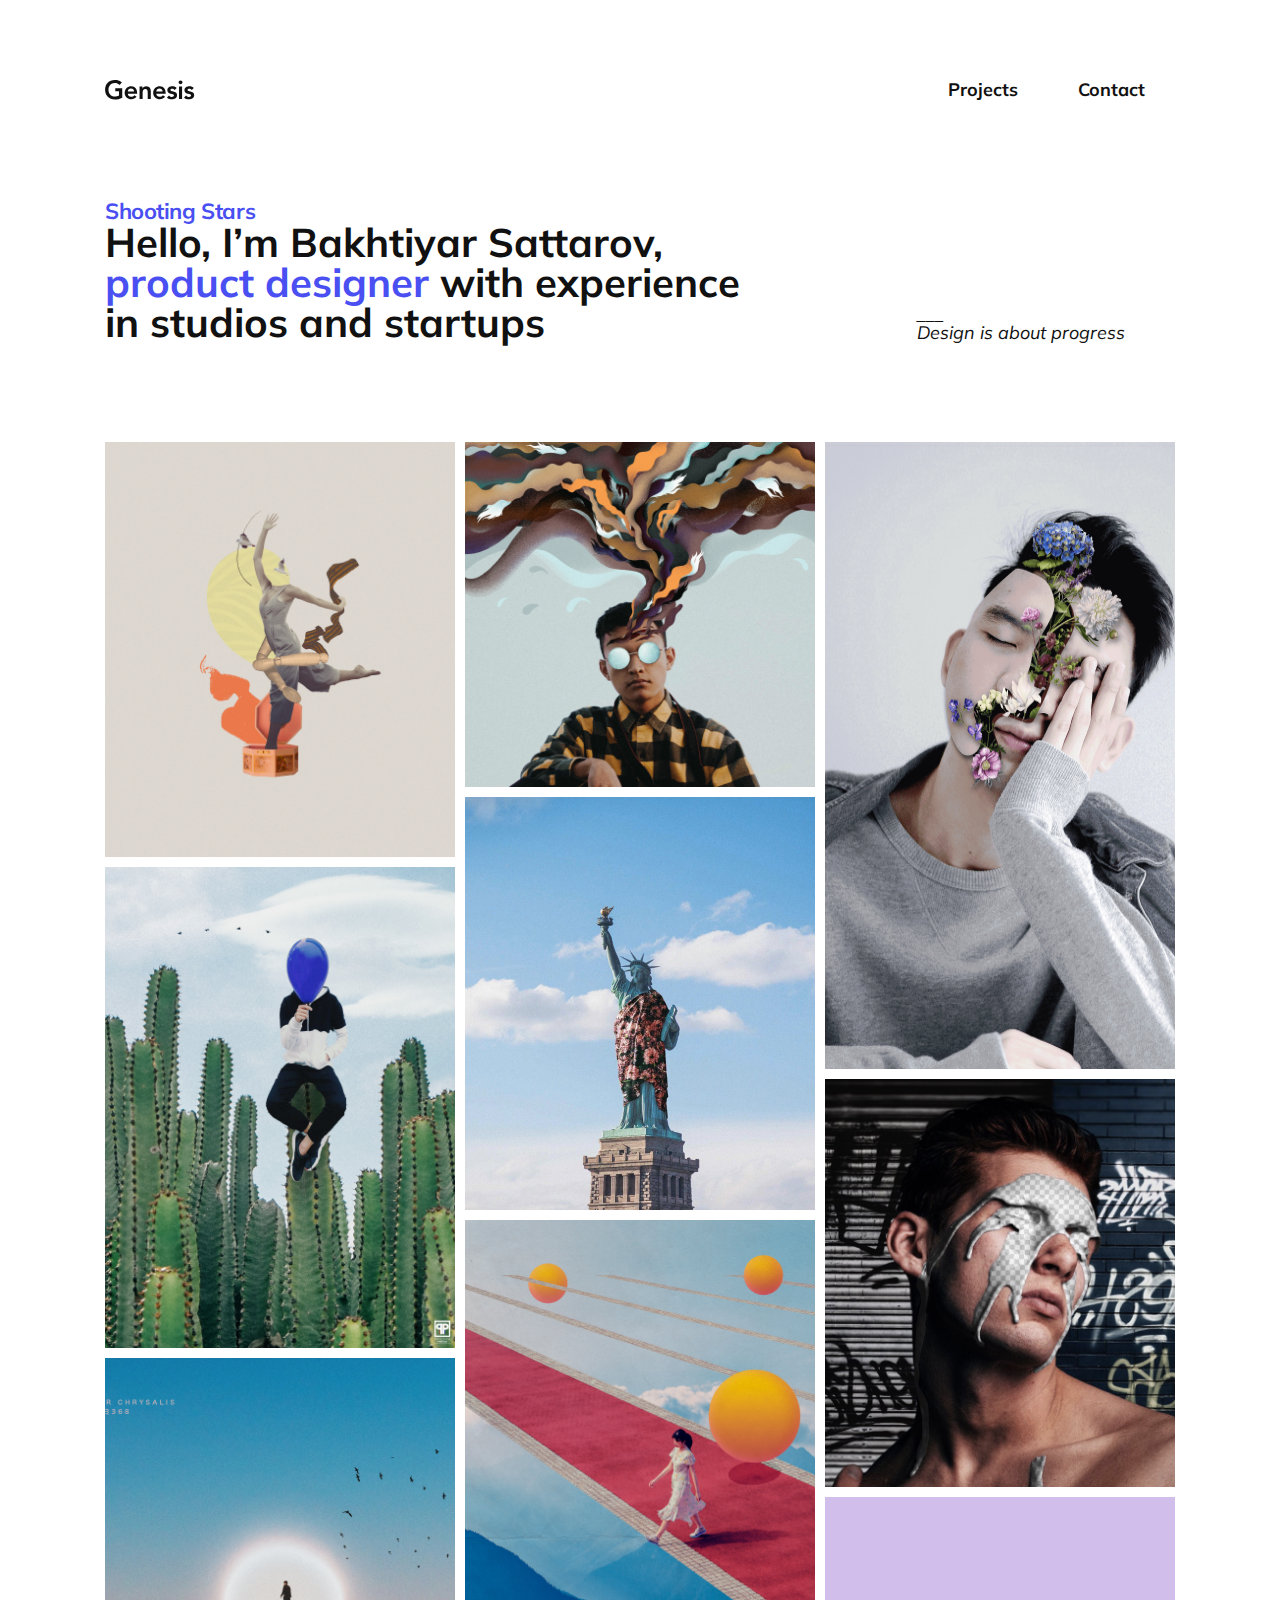
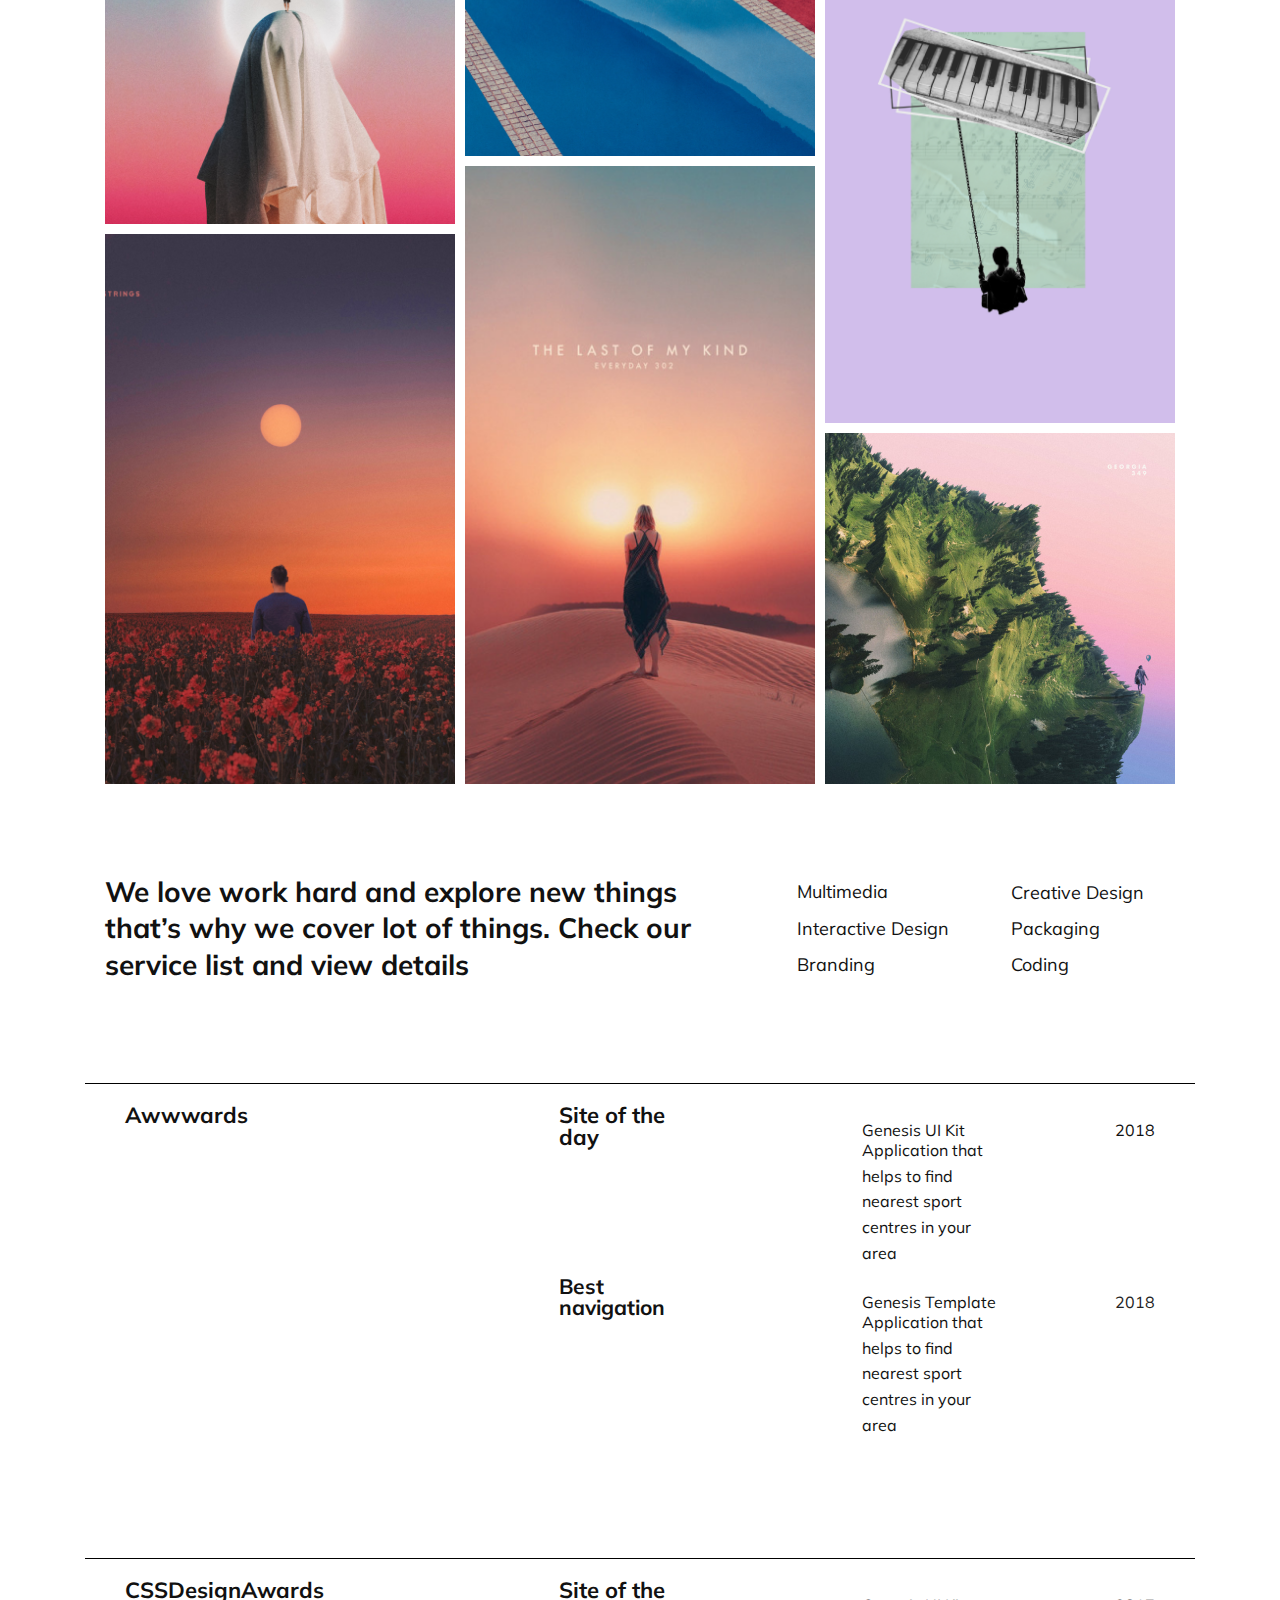
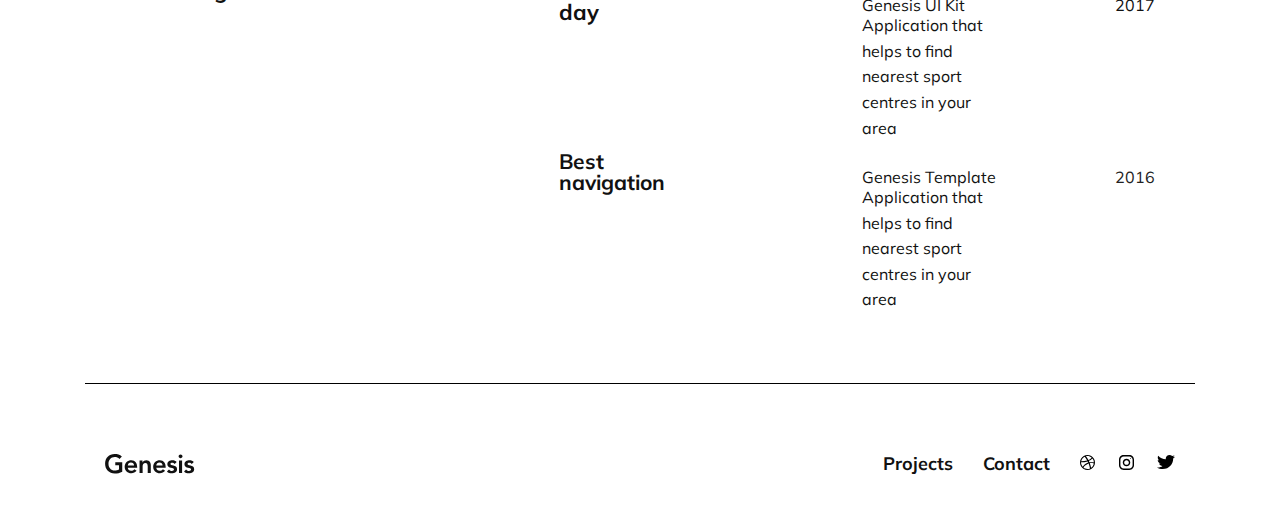
<file: genesis/index.html>
<!DOCTYPE html>
<html lang="en">
<head>
    <meta charset="UTF-8">
    <meta name="viewport" content="width=device-width, initial-scale=1.0">
    <link href="https://fonts.googleapis.com/css?family=Muli:400,400i,700&display=swap" rel="stylesheet">
    <link rel="stylesheet" href="styles/reset.css">
    <link rel="stylesheet" href="styles/index.css">
    <title>Home</title>
</head>
<body>
    <header class="header">
        <nav class="nav">
            <div class="nav--left">
                <img class="logo" src="images/logo.svg" alt="Genesis Logo">
            </div>
            <div class="nav--right">
                <ul class="nav__list">
                    <li class="nav__link"><a href="pages/project-details.html">Projects</a></li>
                    <li class="nav__link"><a href="pages/contact.html">Contact</a></li>
                </ul>
            </div>
        </nav>
    </header>
    <main class="main">
        <section class="main__info">
            <div class="main__container">
                <div class="container__info">
                    <h2 class="main__title">Shooting Stars</h2>
                    <p class="main__text">Hello, I’m Bakhtiyar Sattarov,
                        <span class="product-designer">product designer</span> with experience
                        in studios and startups
                    </p>
                </div>
                <div class="container__quote">
                    <p class="main__quote">
                        ___ <br>
                        Design is about progress
                    </p>
                </div>
            </div>
        </section>
        <section class="grid__position">
            <div class="grid__container">
                <div class= "grid__image-one column-left"><img src="images/image 1.png" alt="Portfolio Image"></div>
                <div class= "grid__image-two column-middle"><img src="images/image 2.png" alt="Portfolio Image"></div>
                <div class= "grid__image-three column-right"><img src="images/image 3.png" alt="Portfolio Image"></div>
                <div class= "grid__image-four column-left"><img src="images/image 4.png" alt="Portfolio Image"></div>
                <div class= "grid__image-five column-middle"><img src="images/image 5.png" alt="Portfolio Image"></div>
                <div class= "grid__image-six column-right"><img src="images/image 6.png" alt="Portfolio Image"></div>
                <div class= "grid__image-seven column-left"><img src="images/image 7.png" alt="Portfolio Image"></div>
                <div class= "grid__image-eight column-middle"><img src="images/image 8.png" alt="Portfolio Image"></div>
                <div class= "grid__image-nine column-right"><img src="images/image 9.png" alt="Portfolio Image"></div>
                <div class= "grid__image-ten column-left"><img src="images/image 10.png" alt="Portfolio Image"></div>
                <div class= "grid__image-eleven column-middle"><img src="images/image 11.png" alt="Portfolio Image"></div>
                <div class= "grid__image-twelve column-right"><img src="images/image 12.png" alt="Portfolio Image"></div>
            </div>
        </section>
        <section class="services__container" >
            <div class="grid__services-container">
                <div class="services__info">
                    <p>We love work hard and explore new things that’s why we cover lot of things. Check our service list and view details</p>
                </div>
                <div class="services__list--middle">
                    <li>Multimedia</li>
                    <li>Interactive Design</li>
                    <li>Branding</li>
                </div>
                <div class="services__list--right">
                    <li>Creative Design</li>
                    <li>Packaging</li>
                    <li>Coding</li>
                </div>
            </div>
        </section>
        <section class="awards__container">
            <div class="grid__awards">
                <div class="awards"><h3>Awwwards</h3></div>
                <div class="awards__site"><h4>Site of the day</h4></div>
                <div class="awards__ui"><h5>Genesis UI Kit</h5><p>Application that helps to find nearest sport centres
                    in your area</p></div>
                <div class="awards__date"><h5>2018</h5></div>
                <div class="awards__best"><h4>Best navigation</h4></div>
                <div class="awards__template"><h5>Genesis Template</h5> <p>Application that helps to find nearest sport centres
                    in your area</p></div>
                <div class="awards__date--two"><h5>2018</h5></div>
            </div>
        </section>
        <section class="awards__container">
            <div class="grid__awards">
                <div class="awards"><h3>CSSDesignAwards</h3></div>
                <div class="awards__site"><h4>Site of the day</h4></div>
                <div class="awards__ui"><h5>Genesis UI Kit</h5><p>Application that helps to find nearest sport centres
                    in your area</p></div>
                <div class="awards__date"><h5>2017</h5></div>
                <div class="awards__best"><h4>Best navigation</h4></div>
                <div class="awards__template"><h5>Genesis Template</h5> <p>Application that helps to find nearest sport centres
                    in your area</p></div>
                <div class="awards__date--two"><h5>2016</h5></div>
            </div>
        </section>
    </main>
    <footer class="footer">
        <nav class="nav--footer">
            <div class="nav--footer--left">
                <img class="logo--footer" src="images/logo.svg" alt="Genesis Logo">
            </div>
            <div class="nav--footer--right">
                <ul class="nav__list--footer">
                    <li class="nav__link--footer"><a href="pages/project-details.html">Projects</a></li>
                    <li class="nav__link--footer"><a href="pages/contact.html">Contact</a></li>
                </ul>
                <img class="social--footer" src="images/social.svg" alt="Social Media Logos">
            </div>
        </nav>
    </footer>
    
</body>
</html>
</file>
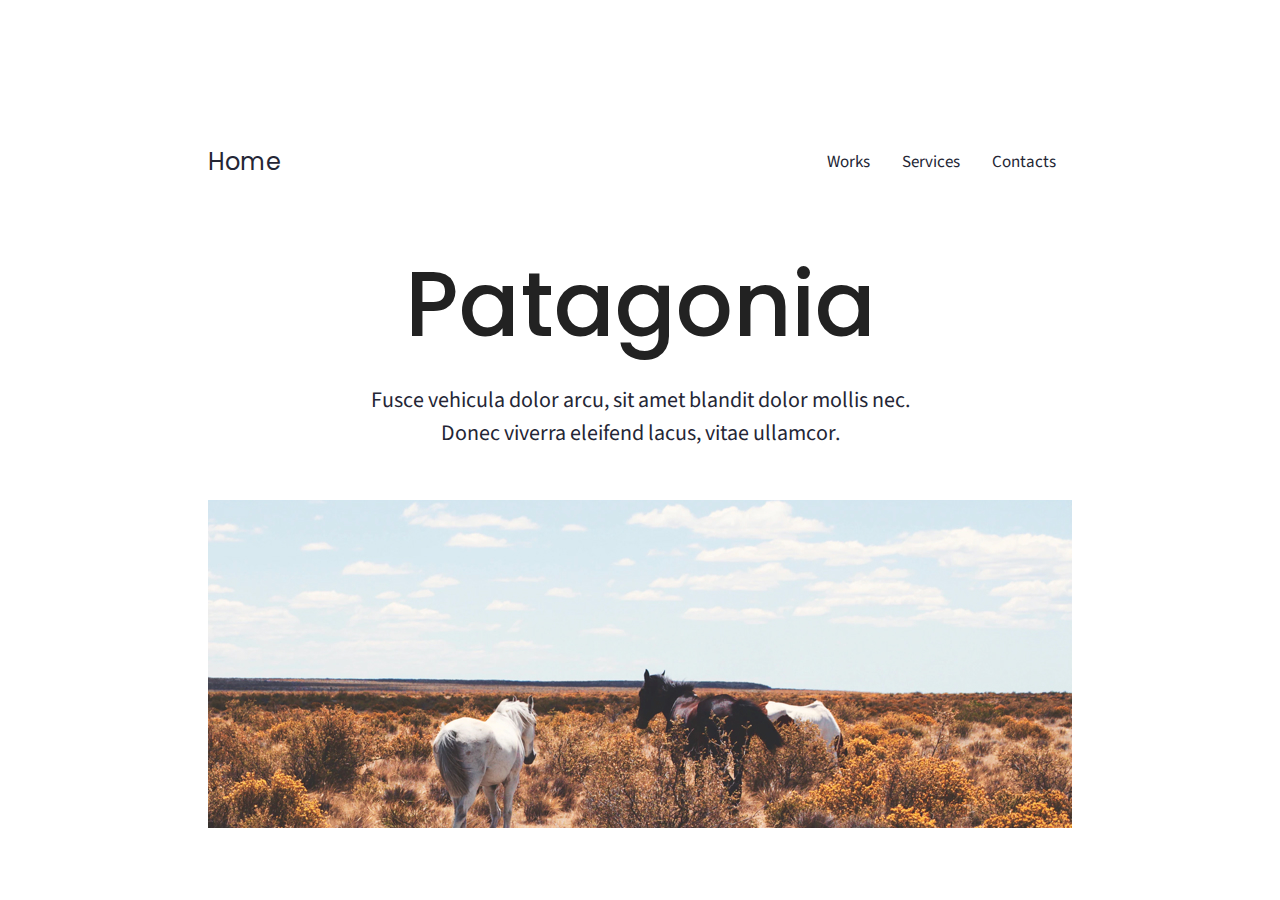
<file: patagonia/index.html>
<!DOCTYPE html>
<html lang="en">
<head>
    <meta charset="UTF-8">
    <meta name="viewport" content="width=device-width, initial-scale=1.0">
    <link rel="stylesheet" href="styles/reset.css">
    <link rel="stylesheet" href="https://cdnjs.cloudflare.com/ajax/libs/font-awesome/4.7.0/css/font-awesome.min.css">
    <link href="https://fonts.googleapis.com/css?family=Poppins:400,500|Source+Sans+Pro&display=swap" rel="stylesheet">
    <link rel="stylesheet" href="styles/index.css">
    <title>Patagonia Home</title>
</head>
<body>
    <header>
        <nav class="navigation">
                <a href="#" class="logo">Home</a>
                <div class="other-links">
                  <div class="topnav" id="myTopnav">
                    <a href="#">Works</a>
                    <a href="#">Services</a>
                    <a href="#">Contacts</a>
                  <a href="javascript:void(0);" class="icon" onclick="myFunction()">
                    <i class="fa fa-bars"></i>
                  </a>
                </div>
              </div>
            <script>
              function myFunction() {
                var x = document.getElementById("myTopnav");
                if (x.className === "topnav") {
                  x.className += " responsive";
                } else {
                  x.className = "topnav";
                }
              }
            </script>
        </nav>
    </header>
    <main>
        <section>
            <div class="info">
                <h1 class="info__title">Patagonia</h1>
                <p class="info__text">Fusce vehicula dolor arcu, sit amet blandit dolor mollis nec. <br> 
                    Donec viverra eleifend lacus, vitae ullamcor.</p>
                <picture class="image">
                    <source media="(max-width: 768px)" srcset="images/horses-medium.jpg">
                    <source media="(max-width: 320px" srcset="images/hourses-small.jpg">    
                    <img src="images/horses-large.jpg" alt="Horse Image">
                </picture>
            </div>
        </section>
    </main>
</body>
</html>
</file>
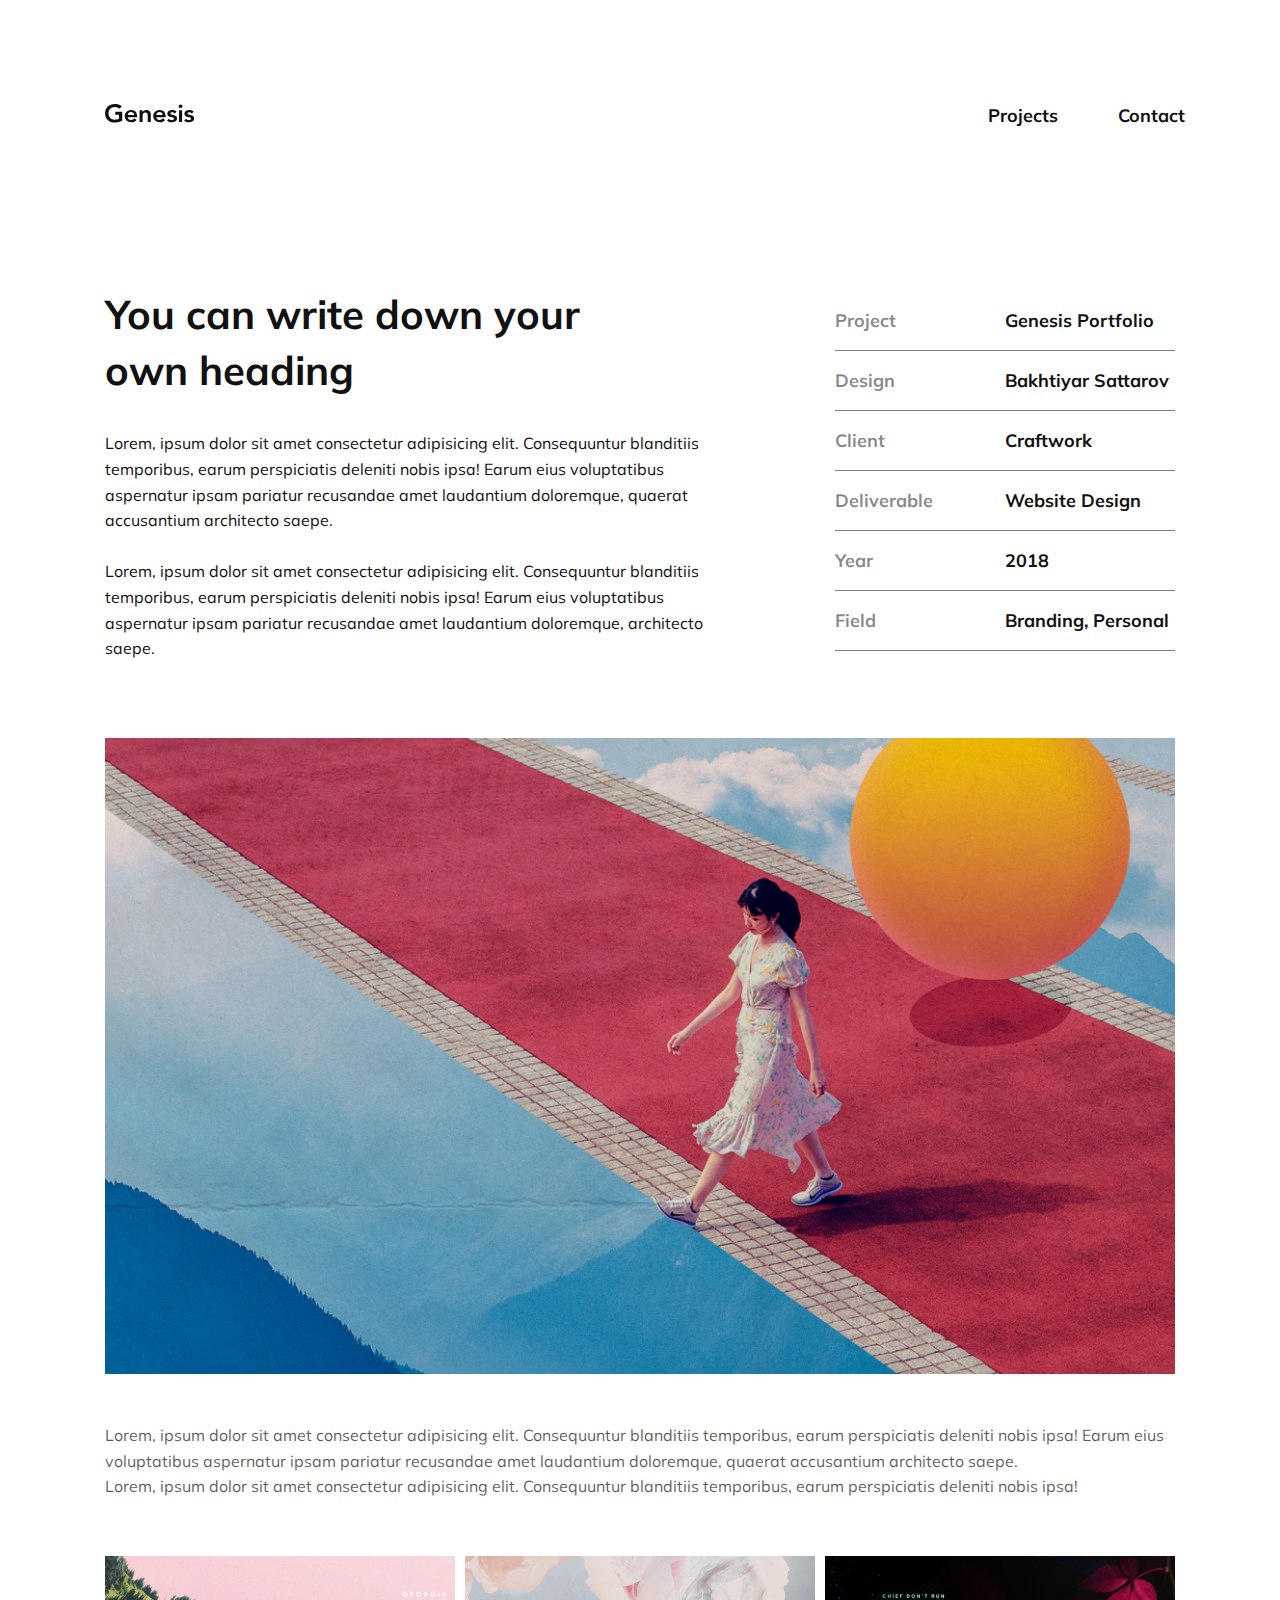
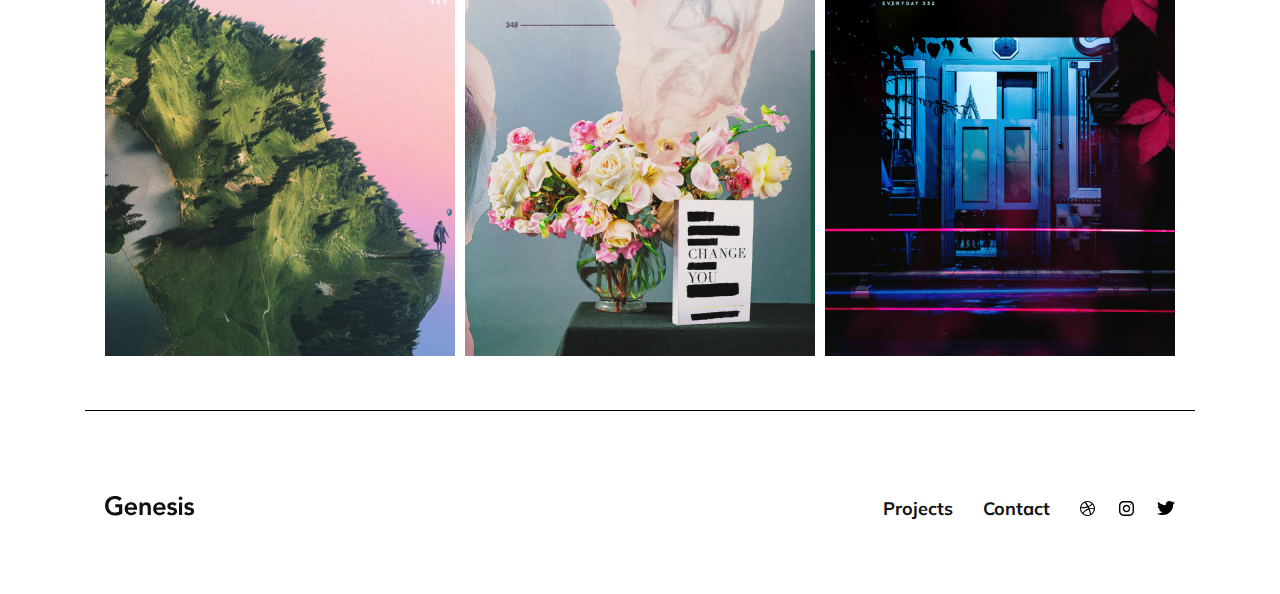
<file: genesis/pages/project-details.html>
<!DOCTYPE html>
<html lang="en">
<head>
    <meta charset="UTF-8">
    <meta name="viewport" content="width=device-width, initial-scale=1.0">
    <link href="https://fonts.googleapis.com/css?family=Muli:400,400i,700&display=swap" rel="stylesheet">
    <link rel="stylesheet" href="../styles/project-details.css">
    <title>Project Details</title>
</head>
<body>
    <header class="header">
        <nav class="nav">
            <div class="nav--left">
                <a href="../index.html"> <img class="logo" src="../images/logo.svg" alt="Genesis Logo"></a>
            </div>
            <div class="nav--right">
                <ul class="nav__list">
                    <li class="nav__link"><a href="project-details.html">Projects</a></li>
                    <li class="nav__link"><a href="contact.html">Contact</a></li>
                </ul>
            </div>
        </nav>
    </header>
    <main class="main__container">
        <section class="main">
            <div class="main__info">
                <h2 class="main__title">You can write down your own heading</h2>
                <p class="main__text">
                    Lorem, ipsum dolor sit amet consectetur adipisicing elit. Consequuntur blanditiis temporibus, earum perspiciatis deleniti 
                    nobis ipsa! Earum eius voluptatibus aspernatur ipsam pariatur recusandae amet laudantium doloremque, quaerat accusantium 
                    architecto saepe. <br> <br>
                    Lorem, ipsum dolor sit amet consectetur adipisicing elit. Consequuntur blanditiis temporibus, earum perspiciatis deleniti 
                    nobis ipsa! Earum eius voluptatibus aspernatur ipsam pariatur recusandae amet laudantium doloremque, architecto saepe.
                </p>
            </div>
            <div class="main__list">
                <div class="main__list-title">
                    <p>Project</p>
                </div>
                <div class="main__list-item">
                    <p>Genesis Portfolio</p>
                </div>
                <div class="main__list-title">
                    <p>Design</p>
                </div>
                <div class="main__list-item">
                    <p>Bakhtiyar Sattarov</p>
                </div>
                <div class="main__list-title">
                    <p>Client</p>
                </div>
                <div class="main__list-item">
                    <p>Craftwork</p>
                </div>
                <div class="main__list-title">
                    <p>Deliverable</p>
                </div>
                <div class="main__list-item">
                    <p>Website Design</p>
                </div>
                <div class="main__list-title">
                    <p>Year</p>
                </div>
                <div class="main__list-item">
                    <p>2018</p>
                </div>
                <div class="main__list-title">
                    <p>Field</p>
                </div>
                <div class="main__list-item">
                    <p>Branding, Personal</p>
                </div>
            </div>
        </section>
        <section>
            <img class="main__img" src="../images/image 13.png" alt="Woman on red carpet">
        </section>
        <section class="secondary__info">
            <p>
                Lorem, ipsum dolor sit amet consectetur adipisicing elit. Consequuntur blanditiis temporibus, earum perspiciatis deleniti nobis
                 ipsa! Earum eius voluptatibus aspernatur ipsam pariatur recusandae amet laudantium doloremque, quaerat accusantium architecto 
                 saepe. <br>
                Lorem, ipsum dolor sit amet consectetur adipisicing elit. Consequuntur blanditiis temporibus, earum perspiciatis deleniti nobis
                 ipsa! 
            </p>
        </section>
        <section class="secondary__img-container">
            <div class="secondary__img">
                <img src="../images/image 14.png" alt="Portfolio Picture">
            </div>
            <div class="secondary__img">
                <img src="../images/image 15.png" alt="Portfolio Picture">
            </div>
            <div class="secondary__img">
                <img src="../images/image 16.png" alt="Portfolio Picture">
            </div>
        </section>

    </main>
    <footer class="footer">
        <nav class="nav--footer">
            <div class="nav--footer--left">
                <a href="../index.html"> <img class="logo--footer" src="../images/logo.svg" alt="Genesis Logo"></a>
            </div>
            <div class="nav--footer--right">
                <ul class="nav__list--footer">
                    <li class="nav__link--footer"><a href="project-details.html">Projects</a></li>
                    <li class="nav__link--footer"><a href="contact.html">Contact</a></li>
                </ul>
                <img class="social--footer" src="../images/social.svg" alt="Social Media Logos">
            </div>
        </nav>
    </footer>   
</body>
</html>
</file>
<file: genesis/styles/index.css>
body {
    font-family: 'Muli', sans-serif;
    display: flex;
    justify-content: flex-start;
    align-items: center;
    flex-direction: column;
}

.header {
    max-width: 1110px;
    width: 100%;
    display: flex;
    justify-content: center;
    align-items: flex-start;
}

.nav {
    max-width: 1110px;
    width: 100%;
    box-sizing: border-box;
    margin-top: 60px;
    padding: 0 20px;
    display: flex;
    justify-content: space-between;
    align-items: center;
    flex-wrap: wrap;
}

.nav--left {
    margin-top: 20px;
}

.nav--right {
    margin-top: 20px;
}

.logo {
    max-width: 90px;
    width: 100%;
}

.nav__list { 
    width: 100%;
    list-style: none;
    display: inline-flex;
    justify-content: flex-end;
}

.nav__link {
    list-style: none;
    display: inline-flex;
    justify-content: flex-end;
    margin-right: 30px;

}

.nav__link>a {
    color: #111111;
    font-size: 18px;
    font-weight: bold;
    text-decoration: none;
}

.nav__link>a:first-of-type {
    margin-left: 30px;
}

.nav__link>a:hover {
    background-color: #4A4FF2;
    border-radius: 5px;
    text-decoration: underline;
    color: rgb(241, 240, 240);
}

.main {
    max-width: 1110px;
    width: 100%;
    overflow-x: hidden;
}

.main__info {
    width: 100%;
    display: flex;
    justify-content: center;
    align-items: flex-start;
    flex-direction: column;
    box-sizing: border-box;
    margin-top: 100px;
    padding: 0 20px;
}

.main__container {
    width: 100%;
    display: inline-flex;
    justify-content: space-between;
    align-items: flex-end;
}

.main__title {
    color: #4A4FF2;
    font-size: 22px;
    font-weight: bold;
    letter-spacing: -0.42px;
}

.main__text {
    max-width: 635px;
    width: 100%;
    color: #111111;
    font-size: 40px;
    font-weight: bold;
}

.product-designer {
    color: #4A4FF2;
}

.container__quote {
    padding-left: 20px;
    margin-right: 50px;
}

.main__quote {
    color: #111111;
    font-size: 18px;
    font-style: italic;
    align-self: flex-end;
}

.grid__position {
    max-width: 1110px;
    width: 100%;
    box-sizing: border-box;
    margin-top: 100px;
    padding: 0 20px;
    display: flex;
    justify-content: center;
    align-items: flex-start;
}

.grid__container {
    width: 100%;
    display: grid;
    grid-template-columns: repeat(9 1fr);
    grid-template-rows: repeat(32 1fr);
    grid-gap: 10px; 
}

img {
    width: 100%;
    height: 100%;
    overflow: hidden;
}

.column-left {
    grid-column: 1/4;
}

.column-middle {
    grid-column: 4/7;
}

.column-right {
    grid-column: 7/10;
}

.grid__image-one {
    grid-row: 1/7;
}

.grid__image-two {
    grid-row: 1/6;
}

.grid__image-three {
    grid-row: 1/10;
}

.grid__image-four {
    grid-row: 7/14;
}

.grid__image-five {
    grid-row: 6/12;
}

.grid__image-six {
    grid-row: 10/16;
}

.grid__image-seven {
    grid-row: 14/21;
}

.grid__image-eight {
    grid-row: 12/20;
}

.grid__image-nine {
    grid-row: 16/24;
}

.grid__image-ten {
    grid-row: 21/29;
}

.grid__image-eleven {
    grid-row: 20/29;
}

.grid__image-twelve {
    grid-row: 24/29;
}

.services__container {
    max-width: 1110px;
    width: 100%;
    box-sizing: border-box;
    margin-top: 90px;
    padding: 0 20px; 
    display: flex;
    justify-content: center;
    align-items: flex-start;
}

.grid__services-container {
    width: 100%;
    display: grid;
    grid-template-columns: 3fr 1fr 1fr;
}

.services__info {
    color: #111111;
    font-size: 28px;
    font-weight: bold;
    line-height: 1.3;
}

.services__list--middle {
    box-sizing: border-box;
    list-style: none;
    font-size: 18px;
    color: #111111;  
    margin-left: 50px;
    display: flex;
    justify-content: space-around;
    align-items: flex-start;
    flex-direction: column;  
}

.services__list--right {
    box-sizing: border-box;
    list-style: none;
    font-size: 18px;
    color: #111111;
    margin-left: 50px; 
    line-height: 1.5; 
    display: flex;
    justify-content: space-around;
    align-items: flex-start;
    flex-direction: column;  
}

.awards__container {
    max-width: 1110px;
    width: 100%;
    border-top: 1px solid black;
    box-sizing: border-box;
    margin-top: 100px;
    padding: 0 20px;
    display: flex;
    justify-content: center;
    align-items: flex-start;
}

.grid__awards {
    box-sizing: border-box;
    width: 100%;
    padding: 0 20px;
    display: grid;
    grid-template-columns: 3fr 1fr 1fr 1fr 1fr;
    grid-template-rows: repeat(2, 1fr);
    grid-gap: 10px; 
}

.awards {
    color: #111111;
    font-size: 22px;
    font-weight: bold;
    margin-top: 20px;
}

.awards__site {
    color: #111111;
    font-size: 22px;
    font-weight: bold;
    margin-top: 20px;
}

.awards__ui {
    color: #111111;
    font-size: 16px;
    grid-column: 4/5;
    margin-top: 38px;
}

.awards__ui>p {
    line-height: 1.6;
}

.awards__date {
    color: #111111;
    font-size: 16px;
    text-align: end;
    margin-top: 38px;
}

.awards__ui-info {
    color: #111111;
    font-size: 16px;
    grid-column: 4/5;
}

.awards__best {
    color: #111111;
    font-size: 21px;
    font-weight: bold;
    grid-column: 2/3;
}

.awards__template {
    color: #111111;
    font-size: 16px;
    grid-column: 4/5;
    margin-top: 18px;
}

.awards__template>p {
    line-height: 1.6;
}

.awards__date--two {
    text-align: end;
    margin-top: 18px;
}    

.footer {
    max-width: 1110px;
    width: 100%;
    box-sizing: border-box;
    margin-top: 50px;
    margin-bottom: 50px;
    padding: 0 20px; 
    border-top: 1px solid black;
    display: flex;
    justify-content: flex-start;
    align-items: flex-start;
}

.nav--footer {
    margin-top: 50px;
    width: 100%;
    display: flex;
    justify-content: space-between;
    align-items: center;
    flex-wrap: wrap;
}

.nav--footer--left {
    margin-top: 20px;
}    

.nav--footer--right {
    display: inline-flex;
    margin-top: 20px;
}

.nav__list--footer {
    width: 100%;
    list-style: none;
    display: inline-flex;
}

.nav__link--footer>a {
    color: #111111;
    font-size: 18px;
    font-weight: bold;
    text-decoration: none;
    margin-right: 30px;
} 

.nav__link--footer>a:hover {
    background-color: #4A4FF2;
    border-radius: 5px;
    text-decoration: underline;
    color: rgb(241, 240, 240);
}

.logo--footer {
    max-width: 90px;
    width: 100%;
}

.social--footer {
    max-width: 95px;
    width: 100%;

}

@media screen and (max-width: 700px) {
    .services__info {
        font-size: 20px;
    }

    .services__list--middle {
        font-size: 14px;
    }

    .services__list--right  {
        font-size: 14px;
    }
}

@media screen and (max-width: 590px) {
    .grid__awards {
        grid-template-columns: 1fr 1fr 1fr;
        grid-template-rows: auto 1fr 1fr;
    }
    .awards {
        grid-area: 1 / 1 / 2 / 4;
        justify-self: center;
        align-self: center;
    }
    .awards__site {
        grid-area: 2 / 1 / 3 / 2;
        margin-top: 0;
    }
    .awards__ui {
        grid-area: 2 / 2 / 3 / 3;
        margin-top: 0;
        padding-left: 10px;
    }
    .awards__date {
        grid-area: 2 / 3 / 3 / 4;
        margin-top: 0;
    }
    .awards__best {
        grid-area: 3 / 1 / 4 / 2;
        margin-top: 20px;
    }
    .awards__template {
        grid-area: 3 / 2 / 4 / 3;
        padding-left: 10px;
    }
    .awards__date--two {
        grid-area: 3 / 3 / 4 / 4;
    }
}

@media screen and (max-width: 450px) {
    .grid__services-container {
        grid-template-columns: 1fr 1fr;
        grid-template-rows: 1fr 1fr;
    }
    .services__info {
        grid-area: 1/1/2/3;
        justify-self: center;
        padding-bottom: 20px;
    }

    .services__list--middle {
        grid-area: 2/1/3/2;
    }

    .services__list--right {
        grid-area: 2/2/3/3;
    }
    .grid__awards {
        grid-template-columns: 1fr 1fr;
        grid-template-rows: auto 1fr 1fr 1fr 1fr 1fr;
        grid-gap: 10px; 
    }
    .awards {
        grid-area: 1 / 1 / 2 / 3;
        justify-self: center;
        align-self: center;
    }
    .awards__site {
        grid-area: 2 / 1 / 3 / 3;
        justify-self: center;
        align-self: center;
    }
    .awards__ui {
        grid-area: 3 / 1 / 4 / 2;
        margin-top: 0;
        padding-left: 10px;
    }
    .awards__date {
        grid-area: 3 / 2 / 4 / 3;
        margin-top: 0;
    }
    .awards__best {
        grid-area: 4 / 1 / 5 / 3;
        justify-self: center;
        align-self: center;
    }
    .awards__template {
        grid-area: 5 / 1 / 6 / 2;
        padding-left: 10px;
    }
    .awards__date--two {
        grid-area: 5 / 2 / 6 / 3;
    }
} 

@media screen and (max-width: 400px) {
    .services__info {
        font-size: 16px;
    }
}
</file>
<file: patagonia/styles/index.css>
body {
  display: flex;
  justify-content: flex-start;
  align-items: center;
  flex-direction: column;
}

header {
  width: 100%;
  display: flex;
  justify-content: center;
  padding: 0 20px;
  box-sizing: border-box;
}

.navigation {
  margin-top: 70px;
  max-width: 864px;
  width: 100%;
  display: flex;
  justify-content: space-between;
}

.logo {
  padding-top: 80px;
  list-style: none;
  text-decoration: none;
  font-size: 24px;
  font-family: "Poppins", sans-serif;
  color: #242635;
}
.logo:hover {
  background: none;
}
@media screen and (max-width: 370px) {
  .logo {
    padding-right: 50px;
  }
}

.other-links {
  display: flex;
  justify-content: center;
}

.topnav {
  overflow: hidden;
  margin-top: 70px;
}

.topnav a {
  float: left;
  display: block;
  color: #242635;
  font-family: "Source Sans Pro", sans-serif;
  font-size: 16px;
  text-align: center;
  padding: 14px 16px;
  text-decoration: none;
  font-size: 17px;
}
.topnav a:hover {
  color: white;
  background-color: #242635;
}

.topnav .icon {
  display: none;
}

@media screen and (max-width: 370px) {
  .topnav a {
    display: none;
  }

  .topnav a.icon {
    float: right;
    display: block;
    background-color: white;
    color: #242635;
  }
}
@media screen and (max-width: 370px) {
  .topnav.responsive {
    position: relative;
  }

  .topnav.responsive .icon {
    position: absolute;
    right: -13px;
    top: 0;
  }

  .topnav.responsive a {
    float: none;
    display: block;
    text-align: left;
  }
}
main {
  width: 100%;
  display: flex;
  justify-content: center;
  padding: 20px;
  box-sizing: border-box;
  overflow: hidden;
}

section {
  max-width: 864px;
  width: 100%;
}

.info {
  margin-top: 50px;
  display: flex;
  justify-content: center;
  align-items: center;
  flex-direction: column;
}
@media screen and (max-width: 370px) {
  .info {
    display: flex;
    justify-content: center;
    align-items: center;
    flex-direction: column;
  }
}

.info__title {
  text-align: center;
  font-size: 90px;
  font-family: "Poppins", sans-serif;
  font-weight: 500;
  line-height: 1.1;
}
@media screen and (max-width: 768px) {
  .info__title {
    font-size: 72px;
    text-align: center;
  }
}
@media screen and (max-width: 370px) {
  .info__title {
    font-size: 36px;
    text-align: center;
  }
}

.info__text {
  margin-top: 30px;
  font-size: 22px;
  font-family: "Source Sans Pro", sans-serif;
  line-height: 1.5;
  color: #242635;
  text-align: center;
}
@media screen and (max-width: 560px) {
  .info__text {
    font-size: 16px;
  }
}
@media screen and (max-width: 400px) {
  .info__text {
    font-size: 12px;
    text-align: center;
  }
}

.image {
  width: 864px;
  margin-left: 10px;
  display: flex;
  justify-content: center;
  align-items: flex-start;
  margin-top: 50px;
  margin-right: 10px;
}
@media screen and (max-width: 813px) {
  .image {
    width: 700px;
  }
}
@media screen and (max-width: 370px) {
  .image {
    margin-left: 50px;
  }
}
</file>
<file: genesis/styles/project-details.css>
body {
    font-family: 'Muli', sans-serif;
    display: flex;
    justify-content: flex-start;
    align-items: center;
    flex-direction: column;
}

.header {
    max-width: 1110px;
    width: 100%;
    display: flex;
    justify-content: center;
    align-items: flex-start;
}

.nav {
    max-width: 1110px;
    width: 100%;
    box-sizing: border-box;
    margin-top: 60px;
    padding: 0 20px;
    display: flex;
    justify-content: space-between;
    align-items: center;
    flex-wrap: wrap;
}

.nav--left {
    margin-top: 20px;
}

.nav--right {
    margin-top: 20px;
}

.logo {
    max-width: 90px;
    width: 100%;
}

.logo:hover {
    background-color: rgba(74, 80, 242, 0.678);
    border-radius: 5px;
}

.nav__list { 
    width: 100%;
    list-style: none;
    display: inline-flex;
    justify-content: flex-end;
}

.nav__link {
    list-style: none;
    display: inline-flex;
    justify-content: flex-end;
    margin-right: 30px;

}

.nav__link>a {
    color: #111111;
    font-size: 18px;
    font-weight: bold;
    text-decoration: none;
}

.nav__link>a:first-of-type {
    margin-left: 30px;
}

.nav__link>a:hover {
    background-color: #4A4FF2;
    border-radius: 5px;
    text-decoration: underline;
    color: rgb(241, 240, 240);
}

.main__container {
    max-width: 1110px;
    width: 100%;
}

.main {
    width: 100%;
    box-sizing: border-box;
    margin-top: 110px;
    padding: 0 20px;
    display: inline-flex;
    justify-content: space-between;
    align-items: flex-start;
    flex-wrap: wrap;
}

.main__info {
    max-width: 645px;
    width: 100%;
}

.main__title {
    max-width: 475px;
    width: 100%;
    color: #111111;
    font-size: 40px;
    font-weight: bold;
    line-height: 1.4;
}

.main__text {
    color: #111111;
    font-size: 16px;
    line-height: 1.6;
}

.main__list {
    margin-top: 38px;
    max-width: 340px;
    width: 100%;
    display: grid;
    grid-template-columns: 1fr 1fr;
    grid-template-rows: repeat(6, 1fr);
}

.main__list-title {
    font-size: 18px;
    font-weight: bold;
    color: #11111183;
    border-bottom: 1px solid rgba(0, 0, 0, 0.5);
}

.main__list-item {
    font-size: 18px;
    font-weight: bold;
    color: #111111;
    border-bottom: 1px solid rgba(0, 0, 0, 0.5);
}


.main__img {
    max-width: 1110px;
    width: 100%;
    box-sizing: border-box;
    margin-top: 60px;
    padding: 0 20px;
}

.secondary__info {
    max-width: 1110px;
    width: 100%;
    box-sizing: border-box;
    margin-top: 45px;
    padding: 0 20px;
    color: #111111b2;
    font-size: 16px;
    line-height: 1.6;
}

.secondary__img-container {
    max-width: 1110px;
    width: 100%;
    box-sizing: border-box;
    margin-top: 40px;
    padding: 0 20px;
    display: inline-flex;
    justify-content: space-between;
    align-items: flex-start;
    flex-wrap: wrap;
}

.secondary__img {
    max-width: 350px;
    width: 100%;
}

img {
    width: 100%;
    height: 100%;
}

.footer {
    max-width: 1110px;
    width: 100%;
    box-sizing: border-box;
    margin-top: 50px;
    margin-bottom: 50px;
    padding: 0 20px; 
    border-top: 1px solid black;
    display: flex;
    justify-content: flex-start;
    align-items: flex-start;
}

.nav--footer {
    margin-top: 50px;
    width: 100%;
    display: flex;
    justify-content: space-between;
    align-items: center;
    flex-wrap: wrap;
}

.nav--footer--left {
    margin-top: 20px;
}    

.nav--footer--right {
    display: inline-flex;
    align-items: center;
    margin-top: 20px;
}

.nav__list--footer {
    width: 100%;
    list-style: none;
    display: inline-flex;
}

.nav__link--footer>a {
    color: #111111;
    font-size: 18px;
    font-weight: bold;
    text-decoration: none;
    margin-right: 30px;
} 
.nav__link--footer>a:hover {
    background-color: #4A4FF2;
    border-radius: 5px;
    text-decoration: underline;
    color: rgb(241, 240, 240);
}

.logo--footer {
    max-width: 90px;
    width: 100%;
}
.logo--footer:hover {
    background-color: rgba(74, 80, 242, 0.678);
    border-radius: 5px;
}

.social--footer {
    max-width: 95px;
    width: 100%;
}
</file>
